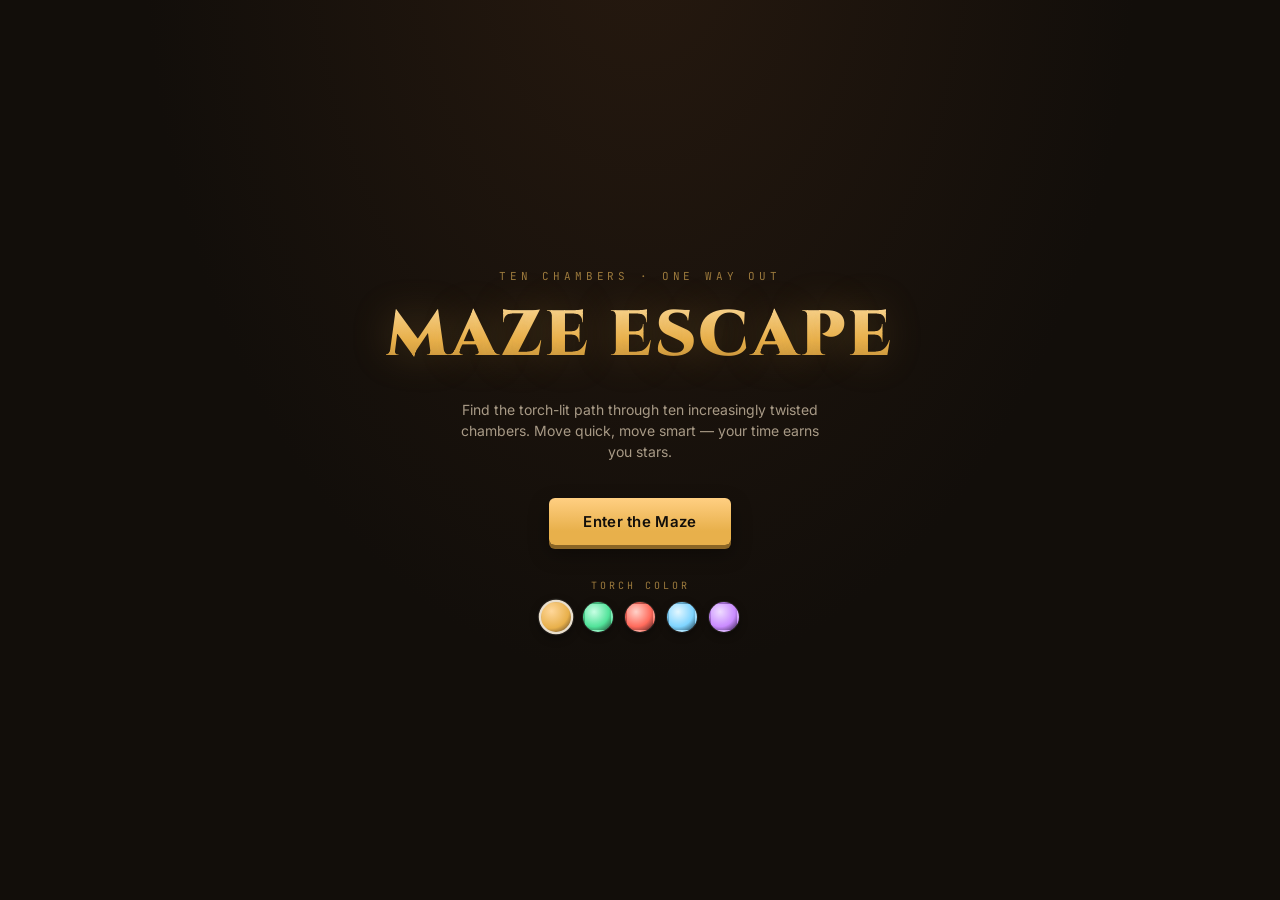
<file: index.html>
<!DOCTYPE html>
<html lang="en">
<head>
<meta charset="UTF-8">
<meta name="viewport" content="width=device-width, initial-scale=1.0">
<title>Maze Escape — 10 Levels</title>

<link rel="preconnect" href="https://fonts.googleapis.com">
<link href="https://fonts.googleapis.com/css2?family=Cinzel:wght@500;700;900&family=Inter:wght@400;500;600;700&family=JetBrains+Mono:wght@500;700&display=swap" rel="stylesheet">

<!-- ============================================================
     STYLESHEETS
     variables.css MUST come first — it defines the color variables
     every other stylesheet uses. Order after that doesn't matter,
     since each file only styles its own screen.
     ============================================================ -->
<link rel="stylesheet" href="css/variables.css">
<link rel="stylesheet" href="css/base.css">
<link rel="stylesheet" href="css/home.css">
<link rel="stylesheet" href="css/world-select.css">
<link rel="stylesheet" href="css/level-select.css">
<link rel="stylesheet" href="css/game.css">
<link rel="stylesheet" href="css/collectibles.css">
<link rel="stylesheet" href="css/modal.css">
<!-- Mood overrides — one file per world, loaded last so they can override
     the default look. Dungeon needs no file (it IS the default look). -->
<link rel="stylesheet" href="css/mood-forest.css">
<!-- Add new css/mood-<world>.css links here as future worlds are added. -->
</head>
<body>

<div id="app">

  <!-- ===================== TITLE SCREEN ===================== -->
  <div class="screen active" id="screen-title">
    <div class="eyebrow">Ten Chambers · One Way Out</div>
    <h1 class="title">MAZE ESCAPE</h1>
    <p class="subtitle">Find the torch-lit path through ten increasingly twisted chambers. Move quick, move smart — your time earns you stars.</p>
    <button class="btn" id="btn-play">Enter the Maze</button>

    <div class="theme-picker" id="theme-picker">
      <div class="theme-picker-label">Torch Color</div>
      <div class="theme-swatches" id="theme-swatches"></div>
    </div>
  </div>

  <!-- ===================== WORLD SELECT ===================== -->
  <div class="screen" id="screen-worlds">
    <div class="panel">
      <div class="eyebrow" style="text-align:center;">Pick A Mood</div>
      <h1 class="title" style="font-size:28px;text-align:center;">World Select</h1>
      <div class="world-grid" id="world-grid"></div>
      <div style="text-align:center;margin-top:10px;">
        <button class="btn ghost" id="btn-worlds-back">Back</button>
      </div>
    </div>
  </div>

  <!-- ===================== LEVEL SELECT ===================== -->
  <div class="screen" id="screen-levels">
    <div class="panel">
      <div class="eyebrow" id="level-select-eyebrow" style="text-align:center;">Choose Your Chamber</div>
      <h1 class="title" id="level-select-title" style="font-size:28px;text-align:center;">Level Select</h1>
      <div class="level-grid" id="level-grid"></div>
      <div style="text-align:center;margin-top:10px;">
        <button class="btn ghost" id="btn-levels-back">Back</button>
      </div>
    </div>
  </div>

  <!-- ===================== GAME SCREEN ===================== -->
  <div class="screen" id="screen-game">
    <div id="hud">
      <button id="back-btn">&larr; Levels</button>
      <div class="hud-item">
        <div class="hud-label">Level</div>
        <div class="hud-value" id="hud-level">1</div>
      </div>
      <div class="hud-item">
        <div class="hud-label">Time</div>
        <div class="hud-value timer" id="hud-timer">0.0s</div>
      </div>
      <!-- Only shown for worlds with features.collectibles = true (see game.js) -->
      <div class="hud-item" id="hud-shards-wrap" style="display:none;">
        <div class="hud-label">Shards</div>
        <div class="hud-value shards" id="hud-shards">0</div>
      </div>
    </div>
    <div id="maze-wrapper">
      <div id="maze"></div>
      <div id="player"></div>
    </div>
    <div id="toast"></div>
    <div id="touch-controls">
      <div class="tc-btn" id="tc-up">▲</div>
      <div class="tc-btn" id="tc-left">◀</div>
      <div class="tc-btn" id="tc-down">▼</div>
      <div class="tc-btn" id="tc-right">▶</div>
    </div>
    <footer class="hint">Arrow keys or WASD to move</footer>
  </div>

  <!-- ===================== LEVEL COMPLETE MODAL ===================== -->
  <div id="modal-complete">
    <div class="modal-card">
      <div class="modal-eyebrow">Chamber Cleared</div>
      <div class="modal-title" id="modal-level-title">Level 1</div>
      <div class="modal-stars" id="modal-stars">
        <svg class="star-svg" viewBox="0 0 24 24"><path d="M12 2l2.9 6.6 7.1.6-5.4 4.7 1.7 7-6.3-3.9L5.7 21l1.7-7L2 9.2l7.1-.6z"/></svg>
        <svg class="star-svg" viewBox="0 0 24 24"><path d="M12 2l2.9 6.6 7.1.6-5.4 4.7 1.7 7-6.3-3.9L5.7 21l1.7-7L2 9.2l7.1-.6z"/></svg>
        <svg class="star-svg" viewBox="0 0 24 24"><path d="M12 2l2.9 6.6 7.1.6-5.4 4.7 1.7 7-6.3-3.9L5.7 21l1.7-7L2 9.2l7.1-.6z"/></svg>
      </div>
      <div class="modal-time">Your time: <span id="modal-time-val">0.0s</span></div>
      <div class="modal-actions">
        <button class="btn ghost" id="modal-levels-btn">Levels</button>
        <button class="btn ghost" id="modal-retry-btn">Retry</button>
        <button class="btn" id="modal-next-btn">Next Level</button>
      </div>
    </div>
  </div>

</div>

<!-- ============================================================
     SCRIPTS — order matters! Each file attaches itself to the
     shared `window.MazeApp` object, and later files use pieces
     that earlier files defined. The dependency chain is:

       maze-generator.js  (no dependencies — pure math)
       collectibles.js    (needs MazeGenerator.shuffle — placement math for
                            star shards / doors / boosters, Forest-style worlds only)
       audio.js           (no dependencies)
       config/themes.js   (no dependencies)
       config/levels/*.js (no dependencies — fills MazeApp.levelConfigs, the Dungeon world)
       config/worlds/forest/*.js (no dependencies — fills MazeApp.worldConfigs.forest)
       [add future worlds' level files here, same pattern as the forest ones]
              |
       config/worlds.js   (needs the level-config arrays above to exist,
                            combines them into MazeApp.worlds)
              |
       state.js           (needs MazeApp.worlds for its progress helper)
              |
       home.js            (needs state, themes)
       world-select.js    (needs state, worlds)
       level-select.js    (needs state, getActiveWorld/getActiveConfigs)
       game.js             (needs state, getActiveConfigs, MazeGenerator, Collectibles)
       modal.js            (needs state, getActiveConfigs, Audio)
              |
       main.js             (needs everything above — wires it all together and boots the app)
     ============================================================ -->

<script src="js/maze-generator.js"></script>
<script src="js/collectibles.js"></script>
<script src="js/audio.js"></script>
<script src="js/config/themes.js"></script>

<!-- Dungeon world (World 1, the classic 10 chambers) -->
<script src="js/config/levels/level1.js"></script>
<script src="js/config/levels/level2.js"></script>
<script src="js/config/levels/level3.js"></script>
<script src="js/config/levels/level4.js"></script>
<script src="js/config/levels/level5.js"></script>
<script src="js/config/levels/level6.js"></script>
<script src="js/config/levels/level7.js"></script>
<script src="js/config/levels/level8.js"></script>
<script src="js/config/levels/level9.js"></script>
<script src="js/config/levels/level10.js"></script>

<!-- Forest world (World 2, 5 levels) -->
<script src="js/config/worlds/forest/level1.js"></script>
<script src="js/config/worlds/forest/level2.js"></script>
<script src="js/config/worlds/forest/level3.js"></script>
<script src="js/config/worlds/forest/level4.js"></script>
<script src="js/config/worlds/forest/level5.js"></script>

<!-- Add future worlds' level<N>.js script tags here, same pattern as Forest above -->

<script src="js/config/worlds.js"></script>

<script src="js/state.js"></script>
<script src="js/home.js"></script>
<script src="js/world-select.js"></script>
<script src="js/level-select.js"></script>
<script src="js/game.js"></script>
<script src="js/modal.js"></script>
<script src="js/main.js"></script>

</body>
</html>
</file>
<file: css/variables.css>
/* ==========================================================================
   variables.css
   All colors live here as CSS custom properties ("variables"), so every
   other stylesheet just references e.g. var(--ember) instead of a hex code.
   To add a new theme: copy one html[data-theme="..."] block and change
   the values, then add its name to js/config/themes.js.
   ========================================================================== */

:root{
  /* Structural — walls stay this same neutral cool stone in EVERY theme,
     so a wall always reads clearly against the warm/tinted path colors. */
  --wall:#1e222b;
  --wall-edge:#3b4353;
  --wall-seen-a:#4a5468;
  --wall-seen-b:#1e222b;

  --text:#e9dfce;
  --text-muted:#a89a86;
  --danger:#c85c4a;

  /* Default theme values (overridden below per data-theme) */
  --bg:#120e0a;
  --bg-wash:#26190f;
  --stone:#1e170f;
  --stone-light:#2a2015;
  --path-unseen:#1a130a;
  --path-seen:#4a3620;
  --ember:#ffb84d;
  --ember-soft:rgba(255,184,77,.35);
  --gold:#e8b04b;
  --gold-dim:#9c7a3d;
  --emerald:#3ddc84;
}

/* ---------- Theme: Amber Torch (default) ---------- */
html[data-theme="amber"]{
  --bg:#120e0a; --bg-wash:#26190f;
  --stone:#1e170f; --stone-light:#2a2015;
  --path-unseen:#1a130a; --path-seen:#4a3620;
  --ember:#ffb84d; --ember-soft:rgba(255,184,77,.35);
  --gold:#e8b04b; --gold-dim:#9c7a3d;
  --emerald:#3ddc84;
}

/* ---------- Theme: Emerald Cave ---------- */
html[data-theme="emerald"]{
  --bg:#081410; --bg-wash:#0f2318;
  --stone:#0f1c15; --stone-light:#17281e;
  --path-unseen:#0c1a12; --path-seen:#234a34;
  --ember:#52e39a; --ember-soft:rgba(82,227,154,.35);
  --gold:#7fe0ae; --gold-dim:#4a9c74;
  --emerald:#f2c14e;
}

/* ---------- Theme: Crimson Ember ---------- */
html[data-theme="crimson"]{
  --bg:#150808; --bg-wash:#2a1010;
  --stone:#1f0f0e; --stone-light:#2c1615;
  --path-unseen:#1a0c0c; --path-seen:#4a2323;
  --ember:#ff6b5c; --ember-soft:rgba(255,107,92,.35);
  --gold:#ff9a86; --gold-dim:#a85446;
  --emerald:#ffd23d;
}

/* ---------- Theme: Arctic Frost ---------- */
html[data-theme="frost"]{
  --bg:#060d12; --bg-wash:#0f2230;
  --stone:#0e1922; --stone-light:#16252f;
  --path-unseen:#0a141a; --path-seen:#234152;
  --ember:#7fd4ff; --ember-soft:rgba(127,212,255,.35);
  --gold:#a8e6ff; --gold-dim:#5f95ab;
  --emerald:#ffb84d;
}

/* ---------- Theme: Violet Rune ---------- */
html[data-theme="violet"]{
  --bg:#0d0714; --bg-wash:#1e0f2e;
  --stone:#170e22; --stone-light:#22162f;
  --path-unseen:#150a1a; --path-seen:#3a2350;
  --ember:#c98bff; --ember-soft:rgba(201,139,255,.35);
  --gold:#d9a8ff; --gold-dim:#8c6bab;
  --emerald:#7cffb0;
}
</file>
<file: css/base.css>
/* ==========================================================================
   base.css
   Page reset, fonts, and the generic "screen" system. A "screen" is one of
   the four full-page views (title / level-select / game / modal handled
   separately). Only one screen has the .active class at a time — see
   js/main.js for the code that toggles it.
   ========================================================================== */

*{ box-sizing:border-box; }

html,body{
  margin:0; padding:0; height:100%;
  background:
    radial-gradient(ellipse at 50% -10%, var(--bg-wash) 0%, transparent 55%),
    var(--bg);
  color:var(--text);
  font-family:'Inter', sans-serif;
  overflow:hidden;
  -webkit-tap-highlight-color:transparent;
  user-select:none;
  transition:background .4s ease;
}

#app{
  position:relative;
  width:100vw; height:100vh;
  display:flex; align-items:center; justify-content:center;
}

.screen{
  position:absolute; inset:0;
  display:flex; flex-direction:column; align-items:center; justify-content:center;
  opacity:0; pointer-events:none;
  transition:opacity .45s ease;
  padding:24px;
}
.screen.active{ opacity:1; pointer-events:auto; }

/* ---------- Shared typography ---------- */
.eyebrow{
  font-family:'JetBrains Mono', monospace;
  letter-spacing:.35em;
  font-size:11px;
  color:var(--gold-dim);
  text-transform:uppercase;
  margin-bottom:10px;
}

h1.title{
  font-family:'Cinzel', serif;
  font-weight:900;
  font-size:clamp(38px,8vw,64px);
  letter-spacing:.04em;
  margin:0 0 6px 0;
  background:linear-gradient(180deg,#ffe3ad 0%, var(--gold) 55%, #a97a2e 100%);
  -webkit-background-clip:text; background-clip:text; color:transparent;
  text-shadow:0 0 40px rgba(232,176,75,.25);
}

.subtitle{
  color:var(--text-muted);
  font-size:14px;
  margin-bottom:36px;
  text-align:center;
  max-width:360px;
  line-height:1.5;
}

footer.hint{
  margin-top:14px;
  color:var(--text-muted);
  font-size:12px;
  text-align:center;
}

/* ---------- Shared buttons ---------- */
.btn{
  font-family:'Inter', sans-serif;
  font-weight:600;
  font-size:15px;
  color:var(--bg);
  background:linear-gradient(180deg,#ffcf82,var(--gold) 70%);
  border:none;
  padding:14px 34px;
  border-radius:6px;
  cursor:pointer;
  letter-spacing:.02em;
  box-shadow:0 4px 0 #8a6526, 0 8px 20px rgba(0,0,0,.4);
  transition:transform .12s ease, box-shadow .12s ease;
}
.btn:active{ transform:translateY(3px); box-shadow:0 1px 0 #8a6526, 0 4px 10px rgba(0,0,0,.4); }

.btn.ghost{
  background:transparent;
  color:var(--text);
  border:1px solid var(--wall-edge);
  box-shadow:none;
}
.btn.ghost:active{ transform:translateY(2px); }

/* ---------- Shared star icon ---------- */
.star-svg path{ fill:var(--wall-edge); }
.star-svg.filled path{ fill:var(--gold); filter:drop-shadow(0 0 4px rgba(232,176,75,.6)); }

@media (prefers-reduced-motion: reduce){
  *{ transition-duration:.01ms !important; }
}
</file>
<file: css/home.css>
/* ==========================================================================
   home.css
   Styles only used on the title screen (#screen-title): the theme picker
   swatches. Everything else on that screen (title, subtitle, play button)
   comes from the shared rules in base.css.
   ========================================================================== */

.theme-picker{
  margin-top:34px;
  display:flex; flex-direction:column; align-items:center; gap:10px;
}

.theme-picker-label{
  font-family:'JetBrains Mono', monospace;
  font-size:10px; letter-spacing:.3em;
  color:var(--gold-dim);
  text-transform:uppercase;
}

.theme-swatches{ display:flex; gap:12px; }

.theme-swatch{
  width:30px; height:30px;
  border-radius:50%;
  cursor:pointer;
  position:relative;
  border:2px solid transparent;
  box-shadow:0 0 0 1px rgba(255,255,255,.08), 0 3px 8px rgba(0,0,0,.4);
  transition:transform .15s ease, border-color .15s ease;
}
.theme-swatch:hover{ transform:scale(1.12); }
.theme-swatch.active{ border-color:var(--text); transform:scale(1.15); }

/* Each swatch previews its own theme's colors, independent of the
   currently-active theme, so people can compare before picking. */
.theme-swatch[data-theme="amber"]  { background:radial-gradient(circle at 35% 30%, #ffd79a, #e8b04b 60%, #4a3620 100%); }
.theme-swatch[data-theme="emerald"]{ background:radial-gradient(circle at 35% 30%, #c8ffe4, #52e39a 60%, #234a34 100%); }
.theme-swatch[data-theme="crimson"]{ background:radial-gradient(circle at 35% 30%, #ffd2c9, #ff6b5c 60%, #4a2323 100%); }
.theme-swatch[data-theme="frost"]  { background:radial-gradient(circle at 35% 30%, #e3f7ff, #7fd4ff 60%, #234152 100%); }
.theme-swatch[data-theme="violet"] { background:radial-gradient(circle at 35% 30%, #efdcff, #c98bff 60%, #3a2350 100%); }
</file>
<file: css/world-select.css>
/* ==========================================================================
   world-select.css
   Styles only used on the world-select screen (#screen-worlds): the panel
   and the stacked list of world cards (playable ones + locked "coming
   soon" placeholders for future moods).
   ========================================================================== */

#screen-worlds .panel{
  background:var(--stone);
  border:1px solid var(--wall-edge);
  border-radius:14px;
  padding:28px 24px;
  width:min(480px, 92vw);
  box-shadow:0 20px 60px rgba(0,0,0,.5), inset 0 1px 0 rgba(255,255,255,.03);
}

.world-grid{
  display:flex;
  flex-direction:column;
  gap:12px;
  margin:20px 0 8px 0;
}

.world-card{
  display:flex;
  align-items:center;
  gap:14px;
  padding:14px 16px;
  border-radius:12px;
  background:linear-gradient(160deg, var(--stone-light), var(--stone));
  border:1px solid var(--wall-edge);
  cursor:pointer;
  text-align:left;
  transition:transform .1s ease, border-color .15s ease;
}
.world-card:hover{ transform:translateY(-2px); border-color:var(--gold-dim); }

.world-icon{
  width:42px; height:42px;
  border-radius:10px;
  flex:0 0 auto;
}
.world-icon-placeholder{
  display:flex; align-items:center; justify-content:center;
  background:var(--wall);
  color:var(--text-muted);
  font-size:20px;
  font-weight:700;
}

.world-info{ flex:1; min-width:0; }
.world-name{
  font-family:'Cinzel', serif; font-weight:700;
  font-size:17px; color:var(--text);
}
.world-mood{
  font-family:'JetBrains Mono', monospace;
  font-size:10px; letter-spacing:.15em;
  color:var(--gold-dim); text-transform:uppercase;
  margin-top:2px;
}
.world-desc{
  font-size:12px; color:var(--text-muted);
  margin-top:4px;
}

/* Locked / not-yet-built worlds — visible proof there's room for more moods */
.world-card.locked-future{
  opacity:.4;
  cursor:not-allowed;
}
.world-card.locked-future:hover{
  transform:none;
  border-color:var(--wall-edge);
}
</file>
<file: css/level-select.css>
/* ==========================================================================
   level-select.css
   Styles only used on the level-select screen (#screen-levels): the stone
   panel and the grid of 10 level tiles.
   ========================================================================== */

#screen-levels .panel{
  background:var(--stone);
  border:1px solid var(--wall-edge);
  border-radius:14px;
  padding:28px 24px;
  width:min(520px, 92vw);
  box-shadow:0 20px 60px rgba(0,0,0,.5), inset 0 1px 0 rgba(255,255,255,.03);
}

.level-grid{
  display:grid;
  grid-template-columns:repeat(5, 1fr);
  gap:12px;
  margin:20px 0 8px 0;
}

.level-tile{
  position:relative;
  aspect-ratio:1;
  border-radius:10px;
  background:linear-gradient(160deg, var(--stone-light), var(--stone));
  border:1px solid var(--wall-edge);
  display:flex; flex-direction:column; align-items:center; justify-content:center;
  cursor:pointer;
  transition:transform .1s ease, border-color .15s ease;
}
.level-tile:hover:not(.locked){ transform:translateY(-3px); border-color:var(--gold-dim); }

.level-tile .num{
  font-family:'Cinzel', serif; font-weight:700;
  font-size:22px; color:var(--text);
}

.level-tile .stars{ display:flex; gap:2px; margin-top:6px; height:10px; }
.level-tile .stars svg{ width:10px; height:10px; }

.level-tile.locked{ opacity:.35; cursor:not-allowed; }
.level-tile.locked .num{ color:var(--text-muted); }
</file>
<file: css/game.css>
/* ==========================================================================
   game.css
   Styles only used on the gameplay screen (#screen-game): the HUD bar, the
   maze grid itself, the glowing player, the fog-of-war look, and the
   on-screen touch controls.
   ========================================================================== */

#screen-game{ justify-content:flex-start; padding-top:18px; }

/* ---------- HUD (level number + timer) ---------- */
#hud{
  display:flex; align-items:center; justify-content:space-between;
  width:min(560px, 94vw);
  margin-bottom:14px;
  font-family:'JetBrains Mono', monospace;
}
#hud .hud-item{ display:flex; flex-direction:column; align-items:center; gap:2px; }
#hud .hud-label{ font-size:9px; letter-spacing:.2em; color:var(--gold-dim); text-transform:uppercase; }
#hud .hud-value{ font-size:20px; font-weight:700; color:var(--text); }
#hud .hud-value.timer{ color:var(--ember); text-shadow:0 0 12px var(--ember-soft); }

#back-btn{
  background:none; border:none; color:var(--text-muted);
  font-family:'Inter', sans-serif; font-size:13px; cursor:pointer;
  display:flex; align-items:center; gap:4px;
}
#back-btn:hover{ color:var(--gold); }

/* ---------- Maze grid ---------- */
#maze-wrapper{
  position:relative;
  border-radius:10px;
  box-shadow:0 20px 50px rgba(0,0,0,.55), inset 0 0 0 1px var(--wall-edge);
  background:var(--path-unseen);
  overflow:hidden;
}
#maze{ display:grid; position:relative; }

.cell{
  position:relative;
  transition:background .35s ease, box-shadow .35s ease;
}

/* Walls: same neutral slate in every theme, for guaranteed contrast */
.cell.wall{ background:var(--wall); box-shadow:inset 0 0 0 1px rgba(0,0,0,.4), inset 0 0 0 3px rgba(0,0,0,.15); }
.cell.wall.seen{ background:linear-gradient(160deg, var(--wall-seen-a), var(--wall-seen-b)); box-shadow:inset 0 0 0 1px rgba(0,0,0,.3); }

/* Paths: warm, theme-colored */
.cell.path{ background:var(--path-unseen); }
.cell.path.seen{ background:var(--path-seen); }
.cell.path.near{ background:#5a4222; box-shadow:inset 0 0 12px rgba(255,184,77,.25); }

/* Goal tile */
.cell.goal.seen{ background:radial-gradient(circle, rgba(61,220,132,.35), var(--path-seen)); }
.cell.goal-core{
  position:absolute; inset:18%;
  border-radius:3px;
  background:var(--emerald);
  box-shadow:0 0 14px 4px rgba(61,220,132,.65);
  animation:pulse-goal 1.6s ease-in-out infinite;
}
@keyframes pulse-goal{
  0%,100%{ transform:scale(.85); opacity:.75; }
  50%{ transform:scale(1.05); opacity:1; }
}

/* ---------- Player (the torch) ---------- */
#player{
  position:absolute; top:0; left:0;
  border-radius:4px;
  background:radial-gradient(circle at 35% 30%, #fff2d6, var(--ember) 55%, #c9791f 100%);
  box-shadow:0 0 16px 5px var(--ember-soft), 0 0 3px 1px #fff2d6;
  transition:transform .1s linear;
  animation:flicker 1.8s ease-in-out infinite;
  z-index:5;
}
@keyframes flicker{
  0%,100%{ filter:brightness(1); }
  45%{ filter:brightness(1.12); }
  50%{ filter:brightness(.94); }
  78%{ filter:brightness(1.06); }
}

@media (prefers-reduced-motion: reduce){
  #player{ animation:none; }
  .cell.goal-core{ animation:none; }
}

/* ---------- Touch controls (mobile) ---------- */
#touch-controls{
  margin-top:18px;
  display:grid;
  grid-template-columns:repeat(3, 44px);
  grid-template-rows:repeat(2, 44px);
  gap:6px;
  justify-content:center;
}
.tc-btn{
  background:var(--stone-light);
  border:1px solid var(--wall-edge);
  border-radius:8px;
  color:var(--text);
  font-size:16px;
  display:flex; align-items:center; justify-content:center;
  cursor:pointer;
}
.tc-btn:active{ background:var(--gold-dim); }
#tc-up{ grid-column:2; grid-row:1; }
#tc-left{ grid-column:1; grid-row:2; }
#tc-down{ grid-column:2; grid-row:2; }
#tc-right{ grid-column:3; grid-row:2; }
</file>
<file: css/collectibles.css>
/* ==========================================================================
   collectibles.css
   Styles for the optional collectibles system (star shards, locked doors,
   flash/heart pickups) used by worlds whose config sets
   features.collectibles = true (currently just Forest — see game.js).
   On other worlds none of these elements ever get created, so this file
   simply has nothing to do.
   ========================================================================== */

/* ---------- Locked doors ---------- */
.cell.door{
  position:relative;
  box-shadow: inset 0 0 0 2px var(--danger);
}
.cell.door.unlocked{
  box-shadow: inset 0 0 0 2px rgba(61,220,132,.5);
}
.door-badge{
  position:absolute; inset:0;
  display:flex; align-items:center; justify-content:center;
  font-family:'JetBrains Mono', monospace;
  font-weight:700;
  font-size:11px;
  color:var(--danger);
  text-shadow:0 0 4px rgba(0,0,0,.6);
}
.cell.door.unlocked .door-badge{ display:none; }

/* A locked door stays hidden under fog, like a wall — it's a surprise. */
.cell.door:not(.seen){ box-shadow:none; }
.cell.door:not(.seen) .door-badge{ opacity:0; }

/* Brief red flash when the player can't afford to open a door. */
.cell.door.denied{ animation:door-denied .4s ease; }
@keyframes door-denied{
  0%,100%{ box-shadow: inset 0 0 0 2px var(--danger); }
  50%{ box-shadow: inset 0 0 0 2px var(--danger), inset 0 0 14px rgba(200,92,74,.8); }
}

/* ---------- Collectible icons ---------- */
.collectible{
  position:absolute; inset:22%;
  display:flex; align-items:center; justify-content:center;
  animation:collectible-bob 1.6s ease-in-out infinite;
  transition:opacity .25s ease, transform .25s ease;
}
.collectible svg{ width:100%; height:100%; }
@keyframes collectible-bob{
  0%,100%{ transform:translateY(0); }
  50%{ transform:translateY(-10%); }
}

/* Collected pickups fade + pop out */
.collectible.collected{ opacity:0; transform:scale(1.6); }

/* Hidden under fog until explored, same as doors */
.cell:not(.seen) .collectible{ opacity:0; }

/* Green heart additionally stays hidden until a star has been collected
   this level, even once its tile has been explored (see game.js). */
.collectible-greenHeart.hidden{ opacity:0; pointer-events:none; }

.collectible-star svg path{ fill:none; stroke:#ffd23d; stroke-width:1.4; stroke-linejoin:round; }
.collectible-heart svg path{ fill:none; stroke:#ff5c5c; stroke-width:1.4; stroke-linejoin:round; }
.collectible-greenHeart svg path{ fill:none; stroke:#3ddc84; stroke-width:1.4; stroke-linejoin:round; filter:drop-shadow(0 0 4px rgba(61,220,132,.6)); }
.collectible-flash svg path{ fill:#ffd23d; stroke:none; filter:drop-shadow(0 0 4px rgba(255,210,61,.6)); }

/* ---------- Shard HUD counter ---------- */
#hud-shards-wrap .hud-value.shards{
  color:#ffd23d;
  text-shadow:0 0 10px rgba(255,210,61,.35);
}

/* Timer glows differently while a heart's slow-time buff is active */
#hud-timer.slowed{
  color:#7fd4ff;
  text-shadow:0 0 12px rgba(127,212,255,.5);
}

/* ---------- Toast (brief on-screen hint, e.g. "need a star") ---------- */
#toast{
  position:fixed;
  left:50%; bottom:24px;
  transform:translate(-50%, 8px);
  background:rgba(10,8,6,.92);
  border:1px solid var(--wall-edge);
  color:var(--text);
  font-size:12px;
  padding:7px 16px;
  border-radius:20px;
  white-space:nowrap;
  max-width:90vw;
  text-overflow:ellipsis;
  overflow:hidden;
  opacity:0;
  pointer-events:none;
  transition:opacity .2s ease, transform .2s ease;
  z-index:30;
  box-shadow:0 8px 24px rgba(0,0,0,.4);
}
#toast.show{
  opacity:1;
  transform:translate(-50%, 0);
}
</file>
<file: css/modal.css>
/* ==========================================================================
   modal.css
   Styles only used by the "level complete" popup (#modal-complete): the
   dark overlay, the stone card, and the star-reveal animation.
   ========================================================================== */

#modal-complete{
  position:absolute; inset:0;
  background:rgba(8,6,4,.75);
  display:flex; align-items:center; justify-content:center;
  opacity:0; pointer-events:none;
  transition:opacity .3s ease;
  z-index:20;
}
#modal-complete.active{ opacity:1; pointer-events:auto; }

.modal-card{
  background:var(--stone);
  border:1px solid var(--wall-edge);
  border-radius:16px;
  padding:34px 30px;
  width:min(360px, 88vw);
  text-align:center;
  transform:translateY(14px) scale(.96);
  opacity:0;
  transition:transform .35s cubic-bezier(.2,1.4,.4,1), opacity .35s ease;
  box-shadow:0 30px 70px rgba(0,0,0,.6);
}
#modal-complete.active .modal-card{ transform:translateY(0) scale(1); opacity:1; }

.modal-eyebrow{
  font-family:'JetBrains Mono', monospace;
  font-size:11px; letter-spacing:.3em;
  color:var(--gold-dim); text-transform:uppercase;
}
.modal-title{
  font-family:'Cinzel', serif; font-weight:700;
  font-size:26px; color:var(--gold);
  margin:8px 0 18px 0;
}

.modal-stars{ display:flex; justify-content:center; gap:10px; margin-bottom:18px; }
.modal-stars svg{
  width:38px; height:38px;
  opacity:0; transform:scale(.3) rotate(-15deg);
  transition:transform .4s cubic-bezier(.2,1.6,.4,1), opacity .3s ease;
}
.modal-stars svg.show{ opacity:1; transform:scale(1) rotate(0deg); }

.modal-time{
  font-family:'JetBrains Mono', monospace;
  font-size:15px; color:var(--text-muted);
  margin-bottom:26px;
}
.modal-time span{ color:var(--ember); font-weight:700; }

.modal-actions{ display:flex; gap:10px; justify-content:center; flex-wrap:wrap; }
</file>
<file: css/mood-forest.css>
/* ==========================================================================
   mood-forest.css
   THE FOREST WORLD'S LOOK. Applies whenever <body> has the "world-forest"
   class (set by js/world-select.js when the player picks this world) and
   overrides the default Dungeon colors — hedge-green walls, dirt paths,
   a firefly-glow player, and a golden clearing for the goal. This look is
   fixed for Forest; the title-screen color-theme picker only affects the
   Dungeon world.

   This file is the TEMPLATE for future moods — copy it to
   css/mood-<yourWorldId>.css and change the colors/selectors below.
   ========================================================================== */

body.world-forest .cell.wall{
  background:linear-gradient(160deg, #1b3a22, #0f2216);
  box-shadow:inset 0 0 0 1px rgba(0,0,0,.4), inset 0 0 0 3px rgba(0,0,0,.15);
  border-radius:3px; /* softer, bushier corners than the Dungeon's stone */
}
body.world-forest .cell.wall.seen{
  background:linear-gradient(160deg, #3f7a4c, #1b3a22);
}

body.world-forest .cell.path{ background:#1e160c; }
body.world-forest .cell.path.seen{ background:#4a3820; }
body.world-forest .cell.path.near{
  background:#5c4a24;
  box-shadow:inset 0 0 12px rgba(168,230,110,.25);
}

body.world-forest .cell.goal.seen{
  background:radial-gradient(circle, rgba(255,210,61,.35), #4a3820);
}
body.world-forest .cell.goal-core{
  background:#ffd23d;
  box-shadow:0 0 14px 4px rgba(255,210,61,.65);
}

body.world-forest #player{
  background:radial-gradient(circle at 35% 30%, #f2ffd6, #a8e66e 55%, #4f8a2e 100%);
  box-shadow:0 0 16px 5px rgba(168,230,110,.4), 0 0 3px 1px #f2ffd6;
}

body.world-forest #maze-wrapper{ background:#150f08; }

body.world-forest #hud .hud-value.timer{
  color:#a8e66e;
  text-shadow:0 0 12px rgba(168,230,110,.35);
}
</file>
<file: maze-escape/css/variables.css>
/* ==========================================================================
   variables.css
   All colors live here as CSS custom properties ("variables"), so every
   other stylesheet just references e.g. var(--ember) instead of a hex code.
   To add a new theme: copy one html[data-theme="..."] block and change
   the values, then add its name to js/config/themes.js.
   ========================================================================== */

:root{
  /* Structural — walls stay this same neutral cool stone in EVERY theme,
     so a wall always reads clearly against the warm/tinted path colors. */
  --wall:#1e222b;
  --wall-edge:#3b4353;
  --wall-seen-a:#4a5468;
  --wall-seen-b:#1e222b;

  --text:#e9dfce;
  --text-muted:#a89a86;
  --danger:#c85c4a;

  /* Default theme values (overridden below per data-theme) */
  --bg:#120e0a;
  --bg-wash:#26190f;
  --stone:#1e170f;
  --stone-light:#2a2015;
  --path-unseen:#1a130a;
  --path-seen:#4a3620;
  --ember:#ffb84d;
  --ember-soft:rgba(255,184,77,.35);
  --gold:#e8b04b;
  --gold-dim:#9c7a3d;
  --emerald:#3ddc84;
}

/* ---------- Theme: Amber Torch (default) ---------- */
html[data-theme="amber"]{
  --bg:#120e0a; --bg-wash:#26190f;
  --stone:#1e170f; --stone-light:#2a2015;
  --path-unseen:#1a130a; --path-seen:#4a3620;
  --ember:#ffb84d; --ember-soft:rgba(255,184,77,.35);
  --gold:#e8b04b; --gold-dim:#9c7a3d;
  --emerald:#3ddc84;
}

/* ---------- Theme: Emerald Cave ---------- */
html[data-theme="emerald"]{
  --bg:#081410; --bg-wash:#0f2318;
  --stone:#0f1c15; --stone-light:#17281e;
  --path-unseen:#0c1a12; --path-seen:#234a34;
  --ember:#52e39a; --ember-soft:rgba(82,227,154,.35);
  --gold:#7fe0ae; --gold-dim:#4a9c74;
  --emerald:#f2c14e;
}

/* ---------- Theme: Crimson Ember ---------- */
html[data-theme="crimson"]{
  --bg:#150808; --bg-wash:#2a1010;
  --stone:#1f0f0e; --stone-light:#2c1615;
  --path-unseen:#1a0c0c; --path-seen:#4a2323;
  --ember:#ff6b5c; --ember-soft:rgba(255,107,92,.35);
  --gold:#ff9a86; --gold-dim:#a85446;
  --emerald:#ffd23d;
}

/* ---------- Theme: Arctic Frost ---------- */
html[data-theme="frost"]{
  --bg:#060d12; --bg-wash:#0f2230;
  --stone:#0e1922; --stone-light:#16252f;
  --path-unseen:#0a141a; --path-seen:#234152;
  --ember:#7fd4ff; --ember-soft:rgba(127,212,255,.35);
  --gold:#a8e6ff; --gold-dim:#5f95ab;
  --emerald:#ffb84d;
}

/* ---------- Theme: Violet Rune ---------- */
html[data-theme="violet"]{
  --bg:#0d0714; --bg-wash:#1e0f2e;
  --stone:#170e22; --stone-light:#22162f;
  --path-unseen:#150a1a; --path-seen:#3a2350;
  --ember:#c98bff; --ember-soft:rgba(201,139,255,.35);
  --gold:#d9a8ff; --gold-dim:#8c6bab;
  --emerald:#7cffb0;
}
</file>
<file: maze-escape/css/base.css>
/* ==========================================================================
   base.css
   Page reset, fonts, and the generic "screen" system. A "screen" is one of
   the four full-page views (title / level-select / game / modal handled
   separately). Only one screen has the .active class at a time — see
   js/main.js for the code that toggles it.
   ========================================================================== */

*{ box-sizing:border-box; }

html,body{
  margin:0; padding:0; height:100%;
  background:
    radial-gradient(ellipse at 50% -10%, var(--bg-wash) 0%, transparent 55%),
    var(--bg);
  color:var(--text);
  font-family:'Inter', sans-serif;
  overflow:hidden;
  -webkit-tap-highlight-color:transparent;
  user-select:none;
  transition:background .4s ease;
}

#app{
  position:relative;
  width:100vw; height:100vh;
  display:flex; align-items:center; justify-content:center;
}

.screen{
  position:absolute; inset:0;
  display:flex; flex-direction:column; align-items:center; justify-content:center;
  opacity:0; pointer-events:none;
  transition:opacity .45s ease;
  padding:24px;
}
.screen.active{ opacity:1; pointer-events:auto; }

/* ---------- Shared typography ---------- */
.eyebrow{
  font-family:'JetBrains Mono', monospace;
  letter-spacing:.35em;
  font-size:11px;
  color:var(--gold-dim);
  text-transform:uppercase;
  margin-bottom:10px;
}

h1.title{
  font-family:'Cinzel', serif;
  font-weight:900;
  font-size:clamp(38px,8vw,64px);
  letter-spacing:.04em;
  margin:0 0 6px 0;
  background:linear-gradient(180deg,#ffe3ad 0%, var(--gold) 55%, #a97a2e 100%);
  -webkit-background-clip:text; background-clip:text; color:transparent;
  text-shadow:0 0 40px rgba(232,176,75,.25);
}

.subtitle{
  color:var(--text-muted);
  font-size:14px;
  margin-bottom:36px;
  text-align:center;
  max-width:360px;
  line-height:1.5;
}

footer.hint{
  margin-top:14px;
  color:var(--text-muted);
  font-size:12px;
  text-align:center;
}

/* ---------- Shared buttons ---------- */
.btn{
  font-family:'Inter', sans-serif;
  font-weight:600;
  font-size:15px;
  color:var(--bg);
  background:linear-gradient(180deg,#ffcf82,var(--gold) 70%);
  border:none;
  padding:14px 34px;
  border-radius:6px;
  cursor:pointer;
  letter-spacing:.02em;
  box-shadow:0 4px 0 #8a6526, 0 8px 20px rgba(0,0,0,.4);
  transition:transform .12s ease, box-shadow .12s ease;
}
.btn:active{ transform:translateY(3px); box-shadow:0 1px 0 #8a6526, 0 4px 10px rgba(0,0,0,.4); }

.btn.ghost{
  background:transparent;
  color:var(--text);
  border:1px solid var(--wall-edge);
  box-shadow:none;
}
.btn.ghost:active{ transform:translateY(2px); }

/* ---------- Shared star icon ---------- */
.star-svg path{ fill:var(--wall-edge); }
.star-svg.filled path{ fill:var(--gold); filter:drop-shadow(0 0 4px rgba(232,176,75,.6)); }

@media (prefers-reduced-motion: reduce){
  *{ transition-duration:.01ms !important; }
}
</file>
<file: maze-escape/css/home.css>
/* ==========================================================================
   home.css
   Styles only used on the title screen (#screen-title): the theme picker
   swatches. Everything else on that screen (title, subtitle, play button)
   comes from the shared rules in base.css.
   ========================================================================== */

.theme-picker{
  margin-top:34px;
  display:flex; flex-direction:column; align-items:center; gap:10px;
}

.theme-picker-label{
  font-family:'JetBrains Mono', monospace;
  font-size:10px; letter-spacing:.3em;
  color:var(--gold-dim);
  text-transform:uppercase;
}

.theme-swatches{ display:flex; gap:12px; }

.theme-swatch{
  width:30px; height:30px;
  border-radius:50%;
  cursor:pointer;
  position:relative;
  border:2px solid transparent;
  box-shadow:0 0 0 1px rgba(255,255,255,.08), 0 3px 8px rgba(0,0,0,.4);
  transition:transform .15s ease, border-color .15s ease;
}
.theme-swatch:hover{ transform:scale(1.12); }
.theme-swatch.active{ border-color:var(--text); transform:scale(1.15); }

/* Each swatch previews its own theme's colors, independent of the
   currently-active theme, so people can compare before picking. */
.theme-swatch[data-theme="amber"]  { background:radial-gradient(circle at 35% 30%, #ffd79a, #e8b04b 60%, #4a3620 100%); }
.theme-swatch[data-theme="emerald"]{ background:radial-gradient(circle at 35% 30%, #c8ffe4, #52e39a 60%, #234a34 100%); }
.theme-swatch[data-theme="crimson"]{ background:radial-gradient(circle at 35% 30%, #ffd2c9, #ff6b5c 60%, #4a2323 100%); }
.theme-swatch[data-theme="frost"]  { background:radial-gradient(circle at 35% 30%, #e3f7ff, #7fd4ff 60%, #234152 100%); }
.theme-swatch[data-theme="violet"] { background:radial-gradient(circle at 35% 30%, #efdcff, #c98bff 60%, #3a2350 100%); }
</file>
<file: maze-escape/css/world-select.css>
/* ==========================================================================
   world-select.css
   Styles only used on the world-select screen (#screen-worlds): the panel
   and the stacked list of world cards (playable ones + locked "coming
   soon" placeholders for future moods).
   ========================================================================== */

#screen-worlds .panel{
  background:var(--stone);
  border:1px solid var(--wall-edge);
  border-radius:14px;
  padding:28px 24px;
  width:min(480px, 92vw);
  box-shadow:0 20px 60px rgba(0,0,0,.5), inset 0 1px 0 rgba(255,255,255,.03);
}

.world-grid{
  display:flex;
  flex-direction:column;
  gap:12px;
  margin:20px 0 8px 0;
}

.world-card{
  display:flex;
  align-items:center;
  gap:14px;
  padding:14px 16px;
  border-radius:12px;
  background:linear-gradient(160deg, var(--stone-light), var(--stone));
  border:1px solid var(--wall-edge);
  cursor:pointer;
  text-align:left;
  transition:transform .1s ease, border-color .15s ease;
}
.world-card:hover{ transform:translateY(-2px); border-color:var(--gold-dim); }

.world-icon{
  width:42px; height:42px;
  border-radius:10px;
  flex:0 0 auto;
}
.world-icon-placeholder{
  display:flex; align-items:center; justify-content:center;
  background:var(--wall);
  color:var(--text-muted);
  font-size:20px;
  font-weight:700;
}

.world-info{ flex:1; min-width:0; }
.world-name{
  font-family:'Cinzel', serif; font-weight:700;
  font-size:17px; color:var(--text);
}
.world-mood{
  font-family:'JetBrains Mono', monospace;
  font-size:10px; letter-spacing:.15em;
  color:var(--gold-dim); text-transform:uppercase;
  margin-top:2px;
}
.world-desc{
  font-size:12px; color:var(--text-muted);
  margin-top:4px;
}

/* Locked / not-yet-built worlds — visible proof there's room for more moods */
.world-card.locked-future{
  opacity:.4;
  cursor:not-allowed;
}
.world-card.locked-future:hover{
  transform:none;
  border-color:var(--wall-edge);
}
</file>
<file: maze-escape/css/level-select.css>
/* ==========================================================================
   level-select.css
   Styles only used on the level-select screen (#screen-levels): the stone
   panel and the grid of 10 level tiles.
   ========================================================================== */

#screen-levels .panel{
  background:var(--stone);
  border:1px solid var(--wall-edge);
  border-radius:14px;
  padding:28px 24px;
  width:min(520px, 92vw);
  box-shadow:0 20px 60px rgba(0,0,0,.5), inset 0 1px 0 rgba(255,255,255,.03);
}

.level-grid{
  display:grid;
  grid-template-columns:repeat(5, 1fr);
  gap:12px;
  margin:20px 0 8px 0;
}

.level-tile{
  position:relative;
  aspect-ratio:1;
  border-radius:10px;
  background:linear-gradient(160deg, var(--stone-light), var(--stone));
  border:1px solid var(--wall-edge);
  display:flex; flex-direction:column; align-items:center; justify-content:center;
  cursor:pointer;
  transition:transform .1s ease, border-color .15s ease;
}
.level-tile:hover:not(.locked){ transform:translateY(-3px); border-color:var(--gold-dim); }

.level-tile .num{
  font-family:'Cinzel', serif; font-weight:700;
  font-size:22px; color:var(--text);
}

.level-tile .stars{ display:flex; gap:2px; margin-top:6px; height:10px; }
.level-tile .stars svg{ width:10px; height:10px; }

.level-tile.locked{ opacity:.35; cursor:not-allowed; }
.level-tile.locked .num{ color:var(--text-muted); }
</file>
<file: maze-escape/css/game.css>
/* ==========================================================================
   game.css
   Styles only used on the gameplay screen (#screen-game): the HUD bar, the
   maze grid itself, the glowing player, the fog-of-war look, and the
   on-screen touch controls.
   ========================================================================== */

#screen-game{ justify-content:flex-start; padding-top:18px; }

/* ---------- HUD (level number + timer) ---------- */
#hud{
  display:flex; align-items:center; justify-content:space-between;
  width:min(560px, 94vw);
  margin-bottom:14px;
  font-family:'JetBrains Mono', monospace;
}
#hud .hud-item{ display:flex; flex-direction:column; align-items:center; gap:2px; }
#hud .hud-label{ font-size:9px; letter-spacing:.2em; color:var(--gold-dim); text-transform:uppercase; }
#hud .hud-value{ font-size:20px; font-weight:700; color:var(--text); }
#hud .hud-value.timer{ color:var(--ember); text-shadow:0 0 12px var(--ember-soft); }

#back-btn{
  background:none; border:none; color:var(--text-muted);
  font-family:'Inter', sans-serif; font-size:13px; cursor:pointer;
  display:flex; align-items:center; gap:4px;
}
#back-btn:hover{ color:var(--gold); }

/* ---------- Maze grid ---------- */
#maze-wrapper{
  position:relative;
  border-radius:10px;
  box-shadow:0 20px 50px rgba(0,0,0,.55), inset 0 0 0 1px var(--wall-edge);
  background:var(--path-unseen);
  overflow:hidden;
}
#maze{ display:grid; position:relative; }

.cell{
  position:relative;
  transition:background .35s ease, box-shadow .35s ease;
}

/* Walls: same neutral slate in every theme, for guaranteed contrast */
.cell.wall{ background:var(--wall); box-shadow:inset 0 0 0 1px rgba(0,0,0,.4), inset 0 0 0 3px rgba(0,0,0,.15); }
.cell.wall.seen{ background:linear-gradient(160deg, var(--wall-seen-a), var(--wall-seen-b)); box-shadow:inset 0 0 0 1px rgba(0,0,0,.3); }

/* Paths: warm, theme-colored */
.cell.path{ background:var(--path-unseen); }
.cell.path.seen{ background:var(--path-seen); }
.cell.path.near{ background:#5a4222; box-shadow:inset 0 0 12px rgba(255,184,77,.25); }

/* Goal tile */
.cell.goal.seen{ background:radial-gradient(circle, rgba(61,220,132,.35), var(--path-seen)); }
.cell.goal-core{
  position:absolute; inset:18%;
  border-radius:3px;
  background:var(--emerald);
  box-shadow:0 0 14px 4px rgba(61,220,132,.65);
  animation:pulse-goal 1.6s ease-in-out infinite;
}
@keyframes pulse-goal{
  0%,100%{ transform:scale(.85); opacity:.75; }
  50%{ transform:scale(1.05); opacity:1; }
}

/* ---------- Player (the torch) ---------- */
#player{
  position:absolute; top:0; left:0;
  border-radius:4px;
  background:radial-gradient(circle at 35% 30%, #fff2d6, var(--ember) 55%, #c9791f 100%);
  box-shadow:0 0 16px 5px var(--ember-soft), 0 0 3px 1px #fff2d6;
  transition:transform .1s linear;
  animation:flicker 1.8s ease-in-out infinite;
  z-index:5;
}
@keyframes flicker{
  0%,100%{ filter:brightness(1); }
  45%{ filter:brightness(1.12); }
  50%{ filter:brightness(.94); }
  78%{ filter:brightness(1.06); }
}

@media (prefers-reduced-motion: reduce){
  #player{ animation:none; }
  .cell.goal-core{ animation:none; }
}

/* ---------- Touch controls (mobile) ---------- */
#touch-controls{
  margin-top:18px;
  display:grid;
  grid-template-columns:repeat(3, 44px);
  grid-template-rows:repeat(2, 44px);
  gap:6px;
  justify-content:center;
}
.tc-btn{
  background:var(--stone-light);
  border:1px solid var(--wall-edge);
  border-radius:8px;
  color:var(--text);
  font-size:16px;
  display:flex; align-items:center; justify-content:center;
  cursor:pointer;
}
.tc-btn:active{ background:var(--gold-dim); }
#tc-up{ grid-column:2; grid-row:1; }
#tc-left{ grid-column:1; grid-row:2; }
#tc-down{ grid-column:2; grid-row:2; }
#tc-right{ grid-column:3; grid-row:2; }
</file>
<file: maze-escape/css/modal.css>
/* ==========================================================================
   modal.css
   Styles only used by the "level complete" popup (#modal-complete): the
   dark overlay, the stone card, and the star-reveal animation.
   ========================================================================== */

#modal-complete{
  position:absolute; inset:0;
  background:rgba(8,6,4,.75);
  display:flex; align-items:center; justify-content:center;
  opacity:0; pointer-events:none;
  transition:opacity .3s ease;
  z-index:20;
}
#modal-complete.active{ opacity:1; pointer-events:auto; }

.modal-card{
  background:var(--stone);
  border:1px solid var(--wall-edge);
  border-radius:16px;
  padding:34px 30px;
  width:min(360px, 88vw);
  text-align:center;
  transform:translateY(14px) scale(.96);
  opacity:0;
  transition:transform .35s cubic-bezier(.2,1.4,.4,1), opacity .35s ease;
  box-shadow:0 30px 70px rgba(0,0,0,.6);
}
#modal-complete.active .modal-card{ transform:translateY(0) scale(1); opacity:1; }

.modal-eyebrow{
  font-family:'JetBrains Mono', monospace;
  font-size:11px; letter-spacing:.3em;
  color:var(--gold-dim); text-transform:uppercase;
}
.modal-title{
  font-family:'Cinzel', serif; font-weight:700;
  font-size:26px; color:var(--gold);
  margin:8px 0 18px 0;
}

.modal-stars{ display:flex; justify-content:center; gap:10px; margin-bottom:18px; }
.modal-stars svg{
  width:38px; height:38px;
  opacity:0; transform:scale(.3) rotate(-15deg);
  transition:transform .4s cubic-bezier(.2,1.6,.4,1), opacity .3s ease;
}
.modal-stars svg.show{ opacity:1; transform:scale(1) rotate(0deg); }

.modal-time{
  font-family:'JetBrains Mono', monospace;
  font-size:15px; color:var(--text-muted);
  margin-bottom:26px;
}
.modal-time span{ color:var(--ember); font-weight:700; }

.modal-actions{ display:flex; gap:10px; justify-content:center; flex-wrap:wrap; }
</file>
<file: maze-escape/css/mood-forest.css>
/* ==========================================================================
   mood-forest.css
   THE FOREST WORLD'S LOOK. Applies whenever <body> has the "world-forest"
   class (set by js/world-select.js when the player picks this world) and
   overrides the default Dungeon colors — hedge-green walls, dirt paths,
   a firefly-glow player, and a golden clearing for the goal. This look is
   fixed for Forest; the title-screen color-theme picker only affects the
   Dungeon world.

   This file is the TEMPLATE for future moods — copy it to
   css/mood-<yourWorldId>.css and change the colors/selectors below.
   ========================================================================== */

body.world-forest .cell.wall{
  background:linear-gradient(160deg, #1b3a22, #0f2216);
  box-shadow:inset 0 0 0 1px rgba(0,0,0,.4), inset 0 0 0 3px rgba(0,0,0,.15);
  border-radius:3px; /* softer, bushier corners than the Dungeon's stone */
}
body.world-forest .cell.wall.seen{
  background:linear-gradient(160deg, #3f7a4c, #1b3a22);
}

body.world-forest .cell.path{ background:#1e160c; }
body.world-forest .cell.path.seen{ background:#4a3820; }
body.world-forest .cell.path.near{
  background:#5c4a24;
  box-shadow:inset 0 0 12px rgba(168,230,110,.25);
}

body.world-forest .cell.goal.seen{
  background:radial-gradient(circle, rgba(255,210,61,.35), #4a3820);
}
body.world-forest .cell.goal-core{
  background:#ffd23d;
  box-shadow:0 0 14px 4px rgba(255,210,61,.65);
}

body.world-forest #player{
  background:radial-gradient(circle at 35% 30%, #f2ffd6, #a8e66e 55%, #4f8a2e 100%);
  box-shadow:0 0 16px 5px rgba(168,230,110,.4), 0 0 3px 1px #f2ffd6;
}

body.world-forest #maze-wrapper{ background:#150f08; }

body.world-forest #hud .hud-value.timer{
  color:#a8e66e;
  text-shadow:0 0 12px rgba(168,230,110,.35);
}
</file>
